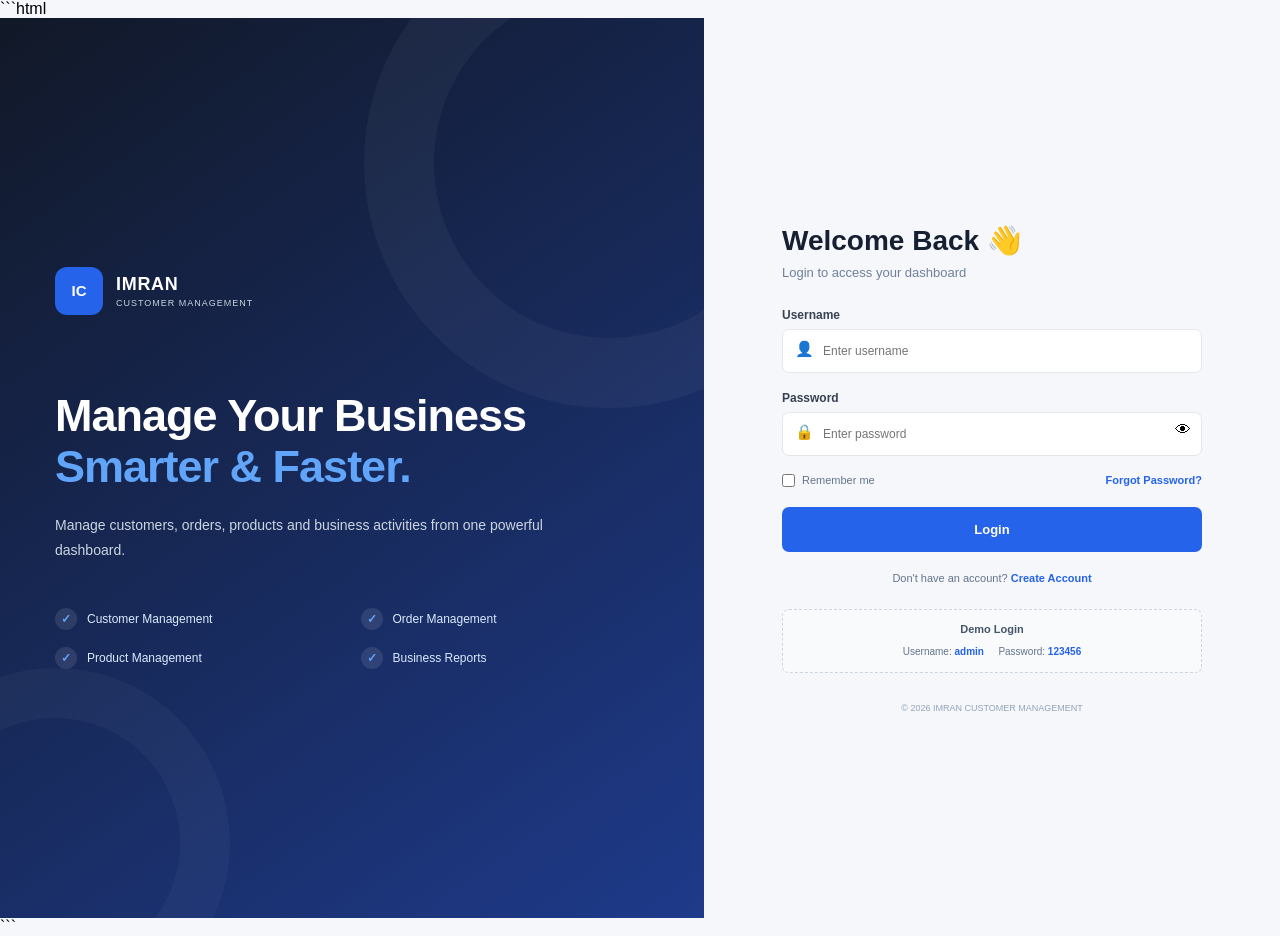
<file: index.html>
<!DOCTYPE html>
<html lang="en">
<head>
    <meta charset="UTF-8">
    <meta name="viewport" content="width=device-width, initial-scale=1.0">

    <title>IMRAN CUSTOMER MANAGEMENT</title>

    <link rel="stylesheet" href="style.css">
</head>

<body>

    <!-- ================= SIDEBAR ================= -->

    <aside class="sidebar" id="sidebar">

        <div class="logo">
            <div class="logo-icon">IC</div>

            <div>
                <h2>IMRAN</h2>
                <span>CUSTOMER MANAGEMENT</span>
            </div>
        </div>


        <div class="menu-section">

            <p class="menu-title">MAIN MENU</p>

            <a href="#" class="menu-item active" data-page="dashboard">
                <span class="menu-icon">▦</span>
                <span>Dashboard</span>
            </a>

            <a href="#" class="menu-item" data-page="orders">
                <span class="menu-icon">🛒</span>
                <span>Orders</span>
                <span class="menu-badge">12</span>
            </a>

            <a href="#" class="menu-item" data-page="customers">
                <span class="menu-icon">👥</span>
                <span>Customers</span>
            </a>

            <a href="#" class="menu-item" data-page="products">
                <span class="menu-icon">📦</span>
                <span>Products</span>
            </a>

        </div>


        <div class="menu-section">

            <p class="menu-title">MANAGEMENT</p>

            <a href="#" class="menu-item" data-page="delivery">
                <span class="menu-icon">🚚</span>
                <span>Delivery</span>
            </a>

            <a href="#" class="menu-item" data-page="reports">
                <span class="menu-icon">📊</span>
                <span>Reports</span>
            </a>

        </div>


        <div class="menu-section">

            <p class="menu-title">SYSTEM</p>

            <a href="#" class="menu-item" data-page="settings">
                <span class="menu-icon">⚙</span>
                <span>Settings</span>
            </a>

        </div>


        <div class="sidebar-bottom">

            <!-- ================= LOGOUT ================= -->
            <div class="logout-section">
                <button type="button" class="logout-btn" id="logoutBtn" onclick="logout()">
                    <span class="logout-icon">🚪</span>
                    <span>Logout</span>
                </button>
            </div>

            <div class="help-box">
                <div class="help-icon">?</div>

                <div>
                    <strong>Need Help?</strong>
                    <small>Contact Administrator</small>
                </div>
            </div>

        </div>

    </aside>


    <!-- ================= MAIN AREA ================= -->

    <main class="main">


        <!-- TOP NAVBAR -->

        <header class="topbar">

            <div class="top-left">

                <button class="mobile-menu" id="mobileMenu">
                    ☰
                </button>

                <div class="search-box">

                    <span>⌕</span>

                    <input
                        type="text"
                        id="globalSearch"
                        placeholder="Search anything..."
                    >

                </div>

            </div>


            <div class="top-right">

                <button class="notification-btn">
                    🔔
                    <span class="notification-dot"></span>
                </button>


                <div class="admin-profile">

                    <div class="admin-avatar">
                        I
                    </div>

                    <div class="admin-info">
                        <strong id="loggedUsername">Imran</strong>
                        <small>Administrator</small>
                    </div>

                    <span class="profile-arrow">⌄</span>

                </div>

            </div>

        </header>


        <!-- ================= CONTENT ================= -->

        <section class="content" id="content">


            <!-- ================= DASHBOARD ================= -->

            <div class="page active-page" id="dashboard">

                <div class="page-header">

                    <div>
                        <h1>Dashboard</h1>

                        <p>
                            Welcome back, <span id="welcomeUsername">Imran</span>! Here's what's happening today.
                        </p>
                    </div>

                    <button class="primary-btn" id="createOrderBtn">
                        <span>＋</span>
                        Create Order
                    </button>

                </div>


                <!-- STAT CARDS -->

                <div class="stats-grid">


                    <div class="stat-card">

                        <div class="stat-top">

                            <div>
                                <p>Total Orders</p>

                                <h2>1,248</h2>
                            </div>

                            <div class="stat-icon blue">
                                🛒
                            </div>

                        </div>

                        <div class="stat-footer positive">
                            ↑ 12.5% <span>vs last month</span>
                        </div>

                    </div>


                    <div class="stat-card">

                        <div class="stat-top">

                            <div>
                                <p>Total Customers</p>

                                <h2>856</h2>
                            </div>

                            <div class="stat-icon purple">
                                👥
                            </div>

                        </div>

                        <div class="stat-footer positive">
                            ↑ 8.4% <span>vs last month</span>
                        </div>

                    </div>


                    <div class="stat-card">

                        <div class="stat-top">

                            <div>
                                <p>Total Products</p>

                                <h2>324</h2>
                            </div>

                            <div class="stat-icon orange">
                                📦
                            </div>

                        </div>

                        <div class="stat-footer positive">
                            ↑ 4.7% <span>vs last month</span>
                        </div>

                    </div>


                    <div class="stat-card">

                        <div class="stat-top">

                            <div>
                                <p>Total Revenue</p>

                                <h2>৳ 8.42L</h2>
                            </div>

                            <div class="stat-icon green">
                                ৳
                            </div>

                        </div>

                        <div class="stat-footer positive">
                            ↑ 21.4% <span>vs last month</span>
                        </div>

                    </div>

                </div>


                <!-- DASHBOARD GRID -->

                <div class="dashboard-grid">


                    <!-- SALES CHART -->

                    <div class="panel chart-panel">

                        <div class="panel-header">

                            <div>
                                <h3>Sales Overview</h3>
                                <p>Monthly sales performance</p>
                            </div>

                            <select id="chartFilter">

                                <option>Last 7 Months</option>
                                <option>Last 6 Months</option>
                                <option>Last 3 Months</option>

                            </select>

                        </div>


                        <div class="chart">

                            <div class="chart-y">

                                <span>৳80k</span>
                                <span>৳60k</span>
                                <span>৳40k</span>
                                <span>৳20k</span>
                                <span>৳0</span>

                            </div>


                            <div class="chart-area">

                                <div class="grid-line one"></div>
                                <div class="grid-line two"></div>
                                <div class="grid-line three"></div>
                                <div class="grid-line four"></div>


                                <svg
                                    class="sales-line"
                                    viewBox="0 0 700 230"
                                    preserveAspectRatio="none"
                                >

                                    <defs>

                                        <linearGradient
                                            id="areaGradient"
                                            x1="0"
                                            y1="0"
                                            x2="0"
                                            y2="1"
                                        >

                                            <stop
                                                offset="0%"
                                                stop-opacity=".25"
                                            />

                                            <stop
                                                offset="100%"
                                                stop-opacity="0"
                                            />

                                        </linearGradient>

                                    </defs>


                                    <path
                                        class="area-path"
                                        d="M0,165
                                           C50,145 70,155 110,120
                                           C155,85 180,125 220,110
                                           C265,95 285,65 330,80
                                           C380,95 400,45 450,60
                                           C500,75 520,30 560,45
                                           C610,60 640,20 700,35
                                           L700,230 L0,230 Z"
                                    />


                                    <path
                                        class="line-path"
                                        d="M0,165
                                           C50,145 70,155 110,120
                                           C155,85 180,125 220,110
                                           C265,95 285,65 330,80
                                           C380,95 400,45 450,60
                                           C500,75 520,30 560,45
                                           C610,60 640,20 700,35"
                                    />

                                </svg>


                                <div class="chart-x">

                                    <span>Feb</span>
                                    <span>Mar</span>
                                    <span>Apr</span>
                                    <span>May</span>
                                    <span>Jun</span>
                                    <span>Jul</span>
                                    <span>Aug</span>

                                </div>

                            </div>

                        </div>

                    </div>


                    <!-- ORDER STATUS -->

                    <div class="panel">

                        <div class="panel-header">

                            <div>
                                <h3>Order Status</h3>
                                <p>Current order breakdown</p>
                            </div>

                            <button class="more-btn">
                                ⋮
                            </button>

                        </div>


                        <div class="donut-wrapper">

                            <div class="donut">

                                <div class="donut-center">
                                    <strong>1,248</strong>
                                    <span>Orders</span>
                                </div>

                            </div>


                            <div class="status-list">

                                <div>
                                    <span>
                                        <i class="dot pending"></i>
                                        Pending
                                    </span>

                                    <strong>184</strong>
                                </div>

                                <div>
                                    <span>
                                        <i class="dot confirmed"></i>
                                        Confirmed
                                    </span>

                                    <strong>141</strong>
                                </div>

                                <div>
                                    <span>
                                        <i class="dot delivered"></i>
                                        Delivered
                                    </span>

                                    <strong>923</strong>
                                </div>

                            </div>

                        </div>

                    </div>

                </div>


                <!-- RECENT ORDERS -->

                <div class="panel orders-panel">

                    <div class="panel-header">

                        <div>
                            <h3>Recent Orders</h3>
                            <p>Latest customer orders</p>
                        </div>

                        <button
                            class="text-btn"
                            data-page-link="orders"
                        >
                            View All →
                        </button>

                    </div>


                    <div class="table-container">

                        <table>

                            <thead>

                                <tr>

                                    <th>Order ID</th>
                                    <th>Customer</th>
                                    <th>Product</th>
                                    <th>Amount</th>
                                    <th>Status</th>
                                    <th>Date</th>
                                    <th>Action</th>

                                </tr>

                            </thead>


                            <tbody id="dashboardOrders">

                                <tr>

                                    <td>
                                        <strong class="order-id">
                                            #ORD-10245
                                        </strong>
                                    </td>

                                    <td>

                                        <div class="customer">

                                            <div class="customer-avatar">
                                                R
                                            </div>

                                            <span>Rahim Ahmed</span>

                                        </div>

                                    </td>

                                    <td>Premium Horse Milk</td>

                                    <td>৳ 2,450</td>

                                    <td>
                                        <span class="status pending-status">
                                            Pending
                                        </span>
                                    </td>

                                    <td>30 Aug 2026</td>

                                    <td>
                                        <button class="action-btn">
                                            ⋮
                                        </button>
                                    </td>

                                </tr>


                                <tr>

                                    <td>
                                        <strong class="order-id">
                                            #ORD-10244
                                        </strong>
                                    </td>

                                    <td>

                                        <div class="customer">

                                            <div class="customer-avatar purple-avatar">
                                                S
                                            </div>

                                            <span>Shakil Khan</span>

                                        </div>

                                    </td>

                                    <td>Organic Honey</td>

                                    <td>৳ 1,850</td>

                                    <td>
                                        <span class="status confirmed-status">
                                            Confirmed
                                        </span>
                                    </td>

                                    <td>30 Aug 2026</td>

                                    <td>
                                        <button class="action-btn">
                                            ⋮
                                        </button>
                                    </td>

                                </tr>


                                <tr>

                                    <td>
                                        <strong class="order-id">
                                            #ORD-10243
                                        </strong>
                                    </td>

                                    <td>

                                        <div class="customer">

                                            <div class="customer-avatar green-avatar">
                                                M
                                            </div>

                                            <span>Mehedi Hasan</span>

                                        </div>

                                    </td>

                                    <td>Herbal Oil</td>

                                    <td>৳ 1,250</td>

                                    <td>
                                        <span class="status delivered-status">
                                            Delivered
                                        </span>
                                    </td>

                                    <td>29 Aug 2026</td>

                                    <td>
                                        <button class="action-btn">
                                            ⋮
                                        </button>
                                    </td>

                                </tr>


                                <tr>

                                    <td>
                                        <strong class="order-id">
                                            #ORD-10242
                                        </strong>
                                    </td>

                                    <td>

                                        <div class="customer">

                                            <div class="customer-avatar orange-avatar">
                                                N
                                            </div>

                                            <span>Nusrat Jahan</span>

                                        </div>

                                    </td>

                                    <td>Beauty Combo</td>

                                    <td>৳ 3,200</td>

                                    <td>
                                        <span class="status cancelled-status">
                                            Cancelled
                                        </span>
                                    </td>

                                    <td>29 Aug 2026</td>

                                    <td>
                                        <button class="action-btn">
                                            ⋮
                                        </button>
                                    </td>

                                </tr>

                            </tbody>

                        </table>

                    </div>

                </div>

            </div>


            <!-- ================= ORDERS PAGE ================= -->

            <div class="page" id="orders">

                <div class="page-header">

                    <div>
                        <h1>Orders</h1>

                        <p>
                            Manage all customer orders
                        </p>
                    </div>

                    <button class="primary-btn" id="ordersCreateBtn">
                        ＋ Create Order
                    </button>

                </div>


                <div class="panel">

                    <div class="orders-toolbar">

                        <div class="tabs">

                            <button class="tab active">
                                All Orders
                            </button>

                            <button class="tab">
                                Pending
                            </button>

                            <button class="tab">
                                Confirmed
                            </button>

                            <button class="tab">
                                Delivered
                            </button>

                            <button class="tab">
                                Cancelled
                            </button>

                        </div>


                        <div class="filter-area">

                            <select>
                                <option>All Status</option>
                                <option>Pending</option>
                                <option>Confirmed</option>
                                <option>Delivered</option>
                                <option>Cancelled</option>
                            </select>

                            <input type="date">

                        </div>

                    </div>


                    <div class="table-container">

                        <table>

                            <thead>

                                <tr>

                                    <th>Order ID</th>
                                    <th>Customer</th>
                                    <th>Phone</th>
                                    <th>Product</th>
                                    <th>Amount</th>
                                    <th>Payment</th>
                                    <th>Status</th>
                                    <th>Date</th>

                                </tr>

                            </thead>


                            <tbody id="ordersTable">

                                <tr>
                                    <td class="order-id">#ORD-10245</td>
                                    <td>Rahim Ahmed</td>
                                    <td>017XXXXXXXX</td>
                                    <td>Premium Horse Milk</td>
                                    <td>৳ 2,450</td>
                                    <td>COD</td>
                                    <td>
                                        <span class="status pending-status">
                                            Pending
                                        </span>
                                    </td>
                                    <td>30 Aug 2026</td>
                                </tr>


                                <tr>
                                    <td class="order-id">#ORD-10244</td>
                                    <td>Shakil Khan</td>
                                    <td>018XXXXXXXX</td>
                                    <td>Organic Honey</td>
                                    <td>৳ 1,850</td>
                                    <td>COD</td>
                                    <td>
                                        <span class="status confirmed-status">
                                            Confirmed
                                        </span>
                                    </td>
                                    <td>30 Aug 2026</td>
                                </tr>


                                <tr>
                                    <td class="order-id">#ORD-10243</td>
                                    <td>Mehedi Hasan</td>
                                    <td>019XXXXXXXX</td>
                                    <td>Herbal Oil</td>
                                    <td>৳ 1,250</td>
                                    <td>Paid</td>
                                    <td>
                                        <span class="status delivered-status">
                                            Delivered
                                        </span>
                                    </td>
                                    <td>29 Aug 2026</td>
                                </tr>


                                <tr>
                                    <td class="order-id">#ORD-10242</td>
                                    <td>Nusrat Jahan</td>
                                    <td>016XXXXXXXX</td>
                                    <td>Beauty Combo</td>
                                    <td>৳ 3,200</td>
                                    <td>COD</td>
                                    <td>
                                        <span class="status cancelled-status">
                                            Cancelled
                                        </span>
                                    </td>
                                    <td>29 Aug 2026</td>
                                </tr>

                            </tbody>

                        </table>

                    </div>

                </div>

            </div>


            <!-- ================= CUSTOMERS ================= -->

            <div class="page" id="customers">

                <div class="page-header">

                    <div>
                        <h1>Customers</h1>

                        <p>
                            Manage your customer database
                        </p>
                    </div>

                    <button class="primary-btn" id="addCustomerBtn">
                        ＋ Add Customer
                    </button>

                </div>


                <div class="customer-cards">

                    <div class="customer-stat">
                        <span>Total Customers</span>
                        <strong>856</strong>
                    </div>

                    <div class="customer-stat">
                        <span>New This Month</span>
                        <strong>124</strong>
                    </div>

                    <div class="customer-stat">
                        <span>Active Customers</span>
                        <strong>731</strong>
                    </div>

                </div>


                <div class="panel">

                    <div class="panel-header">

                        <div>
                            <h3>Customer List</h3>
                            <p>All registered customers</p>
                        </div>

                    </div>


                    <div class="table-container">

                        <table>

                            <thead>

                                <tr>
                                    <th>Customer</th>
                                    <th>Phone</th>
                                    <th>Email</th>
                                    <th>Total Orders</th>
                                    <th>Total Spent</th>
                                    <th>Status</th>
                                </tr>

                            </thead>


                            <tbody>

                                <tr>

                                    <td>
                                        <div class="customer">

                                            <div class="customer-avatar">
                                                R
                                            </div>

                                            <span>Rahim Ahmed</span>

                                        </div>
                                    </td>

                                    <td>017XXXXXXXX</td>
                                    <td>rahim@example.com</td>
                                    <td>24</td>
                                    <td>৳ 45,800</td>

                                    <td>
                                        <span class="status delivered-status">
                                            Active
                                        </span>
                                    </td>

                                </tr>


                                <tr>

                                    <td>
                                        <div class="customer">

                                            <div class="customer-avatar purple-avatar">
                                                S
                                            </div>

                                            <span>Shakil Khan</span>

                                        </div>
                                    </td>

                                    <td>018XXXXXXXX</td>
                                    <td>shakil@example.com</td>
                                    <td>17</td>
                                    <td>৳ 31,250</td>

                                    <td>
                                        <span class="status delivered-status">
                                            Active
                                        </span>
                                    </td>

                                </tr>


                                <tr>

                                    <td>
                                        <div class="customer">

                                            <div class="customer-avatar green-avatar">
                                                M
                                            </div>

                                            <span>Mehedi Hasan</span>

                                        </div>
                                    </td>

                                    <td>019XXXXXXXX</td>
                                    <td>mehedi@example.com</td>
                                    <td>12</td>
                                    <td>৳ 19,400</td>

                                    <td>
                                        <span class="status delivered-status">
                                            Active
                                        </span>
                                    </td>

                                </tr>

                            </tbody>

                        </table>

                    </div>

                </div>

            </div>


            <!-- ================= PRODUCTS ================= -->

            <div class="page" id="products">

                <div class="page-header">

                    <div>
                        <h1>Products</h1>

                        <p>
                            Manage products and inventory
                        </p>
                    </div>

                    <button class="primary-btn" id="addProductBtn">
                        ＋ Add Product
                    </button>

                </div>


                <div class="product-grid">

                    <div class="product-card">

                        <div class="product-image">
                            🥛
                        </div>

                        <div class="product-info">

                            <span class="product-category">
                                Dairy
                            </span>

                            <h3>Premium Horse Milk</h3>

                            <p>
                                Premium quality milk
                            </p>

                            <div class="product-bottom">

                                <strong>৳ 2,450</strong>

                                <span class="stock">
                                    Stock: 48
                                </span>

                            </div>

                        </div>

                    </div>


                    <div class="product-card">

                        <div class="product-image">
                            🍯
                        </div>

                        <div class="product-info">

                            <span class="product-category">
                                Food
                            </span>

                            <h3>Organic Honey</h3>

                            <p>
                                100% natural honey
                            </p>

                            <div class="product-bottom">

                                <strong>৳ 1,850</strong>

                                <span class="stock">
                                    Stock: 72
                                </span>

                            </div>

                        </div>

                    </div>


                    <div class="product-card">

                        <div class="product-image">
                            🌿
                        </div>

                        <div class="product-info">

                            <span class="product-category">
                                Herbal
                            </span>

                            <h3>Herbal Oil</h3>

                            <p>
                                Natural herbal oil
                            </p>

                            <div class="product-bottom">

                                <strong>৳ 1,250</strong>

                                <span class="stock">
                                    Stock: 35
                                </span>

                            </div>

                        </div>

                    </div>


                    <div class="product-card">

                        <div class="product-image">
                            🧴
                        </div>

                        <div class="product-info">

                            <span class="product-category">
                                Beauty
                            </span>

                            <h3>Beauty Combo</h3>

                            <p>
                                Premium beauty package
                            </p>

                            <div class="product-bottom">

                                <strong>৳ 3,200</strong>

                                <span class="stock low-stock">
                                    Stock: 8
                                </span>

                            </div>

                        </div>

                    </div>

                </div>

            </div>


            <!-- ================= DELIVERY ================= -->

            <div class="page" id="delivery">

                <div class="page-header">

                    <div>
                        <h1>Delivery</h1>

                        <p>
                            Track and manage deliveries
                        </p>
                    </div>

                </div>


                <div class="delivery-grid">

                    <div class="delivery-card">
                        <span>🚚</span>
                        <small>Out for Delivery</small>
                        <strong>126</strong>
                    </div>

                    <div class="delivery-card">
                        <span>📦</span>
                        <small>Delivered</small>
                        <strong>923</strong>
                    </div>

                    <div class="delivery-card">
                        <span>↩️</span>
                        <small>Returned</small>
                        <strong>32</strong>
                    </div>

                </div>

            </div>


            <!-- ================= REPORTS ================= -->

            <div class="page" id="reports">

                <div class="page-header">

                    <div>
                        <h1>Reports</h1>

                        <p>
                            Analyze your business performance
                        </p>
                    </div>

                    <button class="primary-btn">
                        ↓ Export Report
                    </button>

                </div>


                <div class="report-grid">

                    <div class="report-card">
                        <span>Monthly Revenue</span>
                        <strong>৳ 8.42L</strong>
                        <small>↑ 21.4%</small>
                    </div>

                    <div class="report-card">
                        <span>Average Order Value</span>
                        <strong>৳ 2,680</strong>
                        <small>↑ 7.2%</small>
                    </div>

                    <div class="report-card">
                        <span>Conversion Rate</span>
                        <strong>4.82%</strong>
                        <small>↑ 1.3%</small>
                    </div>

                </div>

            </div>


            <!-- ================= SETTINGS ================= -->

            <div class="page" id="settings">

                <div class="page-header">

                    <div>
                        <h1>Settings</h1>

                        <p>
                            Manage system settings
                        </p>
                    </div>

                </div>


                <div class="settings-panel">

                    <div class="setting-row">

                        <div>
                            <strong>Company Name</strong>
                            <small>
                                Your business display name
                            </small>
                        </div>

                        <input
                            type="text"
                            value="IMRAN CUSTOMER MANAGEMENT"
                        >

                    </div>


                    <div class="setting-row">

                        <div>
                            <strong>Admin Name</strong>
                            <small>
                                Main administrator
                            </small>
                        </div>

                        <input
                            type="text"
                            value="Imran"
                        >

                    </div>


                    <div class="setting-row">

                        <div>
                            <strong>Email Notifications</strong>
                            <small>
                                Receive order notifications
                            </small>
                        </div>

                        <label class="switch">
                            <input type="checkbox" checked>
                            <span></span>
                        </label>

                    </div>


                    <button class="primary-btn">
                        Save Changes
                    </button>

                </div>

            </div>

        </section>

    </main>


    <!-- ================= CREATE ORDER MODAL ================= -->

    <div class="modal-overlay" id="orderModal">

        <div class="modal">

            <div class="modal-header">

                <div>
                    <h2>Create New Order</h2>
                    <p>Enter customer and order information</p>
                </div>

                <button class="modal-close" id="closeOrderModal">
                    ×
                </button>

            </div>


            <form id="orderForm">

                <div class="form-grid">

                    <div class="form-group">

                        <label>Customer Name</label>

                        <input
                            type="text"
                            id="customerName"
                            placeholder="Enter customer name"
                            required
                        >

                    </div>


                    <div class="form-group">

                        <label>Phone Number</label>

                        <input
                            type="text"
                            placeholder="01XXXXXXXXX"
                            required
                        >

                    </div>


                    <div class="form-group">

                        <label>Product</label>

                        <select required>

                            <option value="">
                                Select Product
                            </option>

                            <option>
                                Premium Horse Milk
                            </option>

                            <option>
                                Organic Honey
                            </option>

                            <option>
                                Herbal Oil
                            </option>

                            <option>
                                Beauty Combo
                            </option>

                        </select>

                    </div>


                    <div class="form-group">

                        <label>Amount</label>

                        <input
                            type="number"
                            placeholder="৳ Amount"
                            required
                        >

                    </div>

                </div>


                <div class="form-group">

                    <label>Delivery Address</label>

                    <textarea
                        rows="3"
                        placeholder="Enter full delivery address"
                        required
                    ></textarea>

                </div>


                <div class="form-group">

                    <label>Payment Method</label>

                    <select>

                        <option>Cash on Delivery</option>
                        <option>Online Payment</option>

                    </select>

                </div>


                <div class="modal-footer">

                    <button
                        type="button"
                        class="secondary-btn"
                        id="cancelOrder"
                    >
                        Cancel
                    </button>

                    <button
                        type="submit"
                        class="primary-btn"
                    >
                        Create Order
                    </button>

                </div>

            </form>

        </div>

    </div>


    <script src="app.js"></script>

<style>
/* Logout button */
.logout-section{margin-bottom:14px;}
.logout-btn{width:100%;display:flex;align-items:center;gap:10px;border:0;background:transparent;color:inherit;padding:11px 14px;border-radius:8px;cursor:pointer;font:inherit;text-align:left;transition:.2s;}
.logout-btn:hover{background:rgba(220,38,38,.10);color:#dc2626;}
.logout-icon{font-size:16px;}
</style>

</body>
</html>
</file>
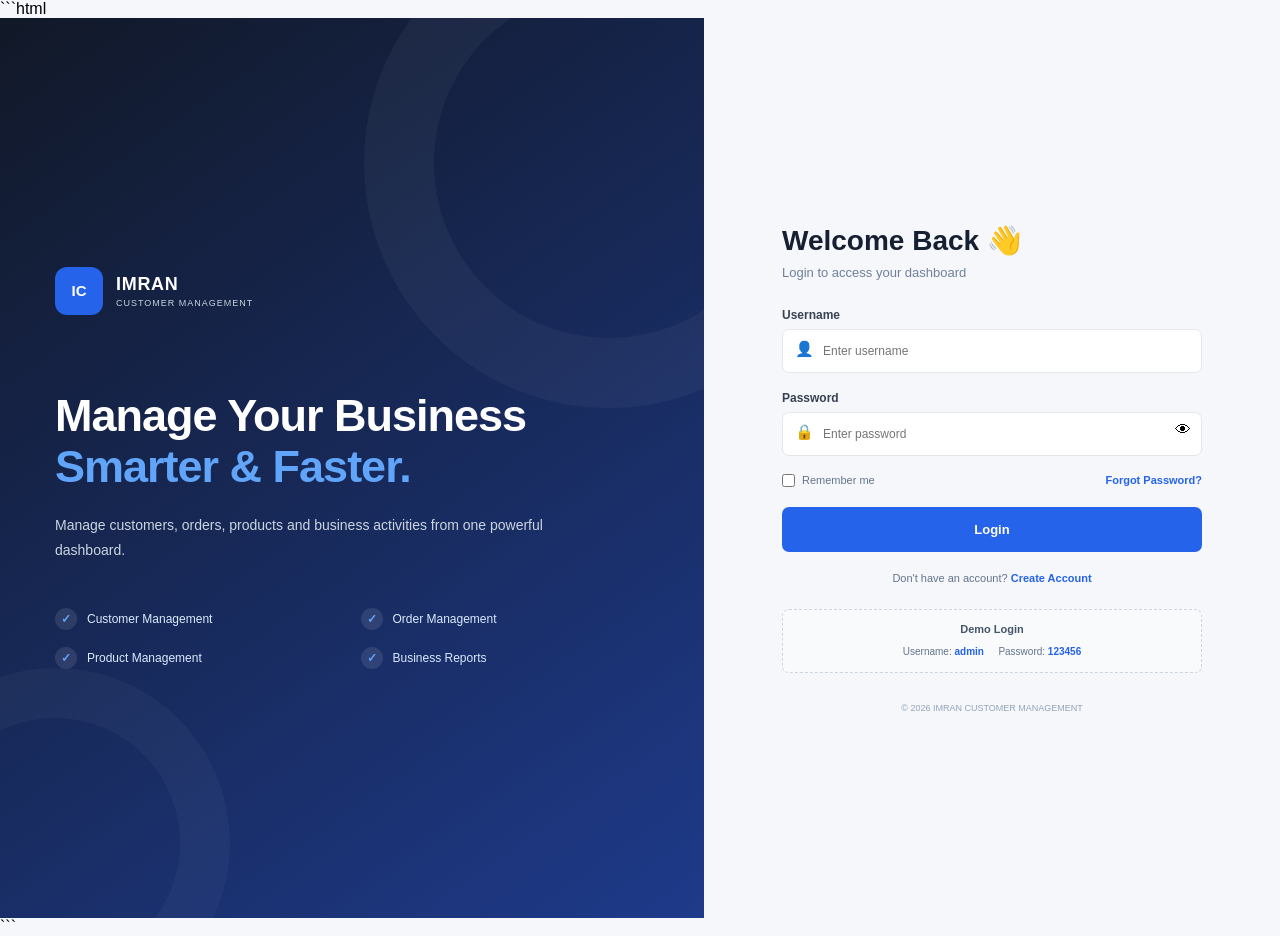
<file: login.html>
```html
<!DOCTYPE html>
<html lang="en">
<head>

    <meta charset="UTF-8">

    <meta name="viewport"
          content="width=device-width, initial-scale=1.0">

    <title>Login - IMRAN CUSTOMER MANAGEMENT</title>

    <link rel="stylesheet" href="login.css">

</head>

<body>


<div class="login-container">


    <!-- LEFT SIDE -->

    <div class="login-left">

        <div class="brand">

            <div class="brand-icon">
                IC
            </div>

            <div>
                <h2>IMRAN</h2>

                <span>
                    CUSTOMER MANAGEMENT
                </span>
            </div>

        </div>


        <div class="welcome">

            <h1>
                Manage Your Business
                <br>
                <span>Smarter & Faster.</span>
            </h1>

            <p>
                Manage customers, orders, products
                and business activities from one
                powerful dashboard.
            </p>

        </div>


        <div class="features">

            <div>
                <span>✓</span>
                Customer Management
            </div>

            <div>
                <span>✓</span>
                Order Management
            </div>

            <div>
                <span>✓</span>
                Product Management
            </div>

            <div>
                <span>✓</span>
                Business Reports
            </div>

        </div>

    </div>



    <!-- RIGHT SIDE -->

    <div class="login-right">

        <div class="login-box">


            <div class="mobile-logo">

                <div class="brand-icon">
                    IC
                </div>

                <h2>
                    IMRAN CUSTOMER MANAGEMENT
                </h2>

            </div>


            <div class="login-title">

                <h1>
                    Welcome Back 👋
                </h1>

                <p>
                    Login to access your dashboard
                </p>

            </div>


            <!-- ERROR MESSAGE -->

            <div
                class="error-message"
                id="errorMessage">

                Invalid username or password.

            </div>


            <!-- LOGIN FORM -->

            <form id="loginForm">


                <!-- USERNAME -->

                <div class="form-group">

                    <label>
                        Username
                    </label>

                    <div class="input-box">

                        <span>👤</span>

                        <input
                            type="text"
                            id="username"
                            placeholder="Enter username"
                            autocomplete="username"
                            required
                        >

                    </div>

                </div>



                <!-- PASSWORD -->

                <div class="form-group">

                    <label>
                        Password
                    </label>

                    <div class="input-box">

                        <span>🔒</span>

                        <input
                            type="password"
                            id="password"
                            placeholder="Enter password"
                            autocomplete="current-password"
                            required
                        >

                        <button
                            type="button"
                            class="show-password"
                            id="showPassword">

                            👁

                        </button>

                    </div>

                </div>



                <!-- LOGIN OPTIONS -->

                <div class="login-options">

                    <label class="remember">

                        <input
                            type="checkbox"
                            id="remember"
                        >

                        <span>
                            Remember me
                        </span>

                    </label>


                    <a
                        href="#"
                        id="forgotPassword">

                        Forgot Password?

                    </a>

                </div>



                <!-- LOGIN BUTTON -->

                <button
                    type="submit"
                    class="login-btn"
                    id="loginBtn">

                    <span id="loginBtnText">
                        Login
                    </span>

                    <span
                        id="loginLoader"
                        class="loader">

                    </span>

                </button>


            </form>



            <!-- CREATE ACCOUNT -->

            <div class="create-account">

                Don't have an account?

                <a href="register.html">
                    Create Account
                </a>

            </div>



            <!-- DEMO LOGIN -->

            <div class="demo-info">

                <strong>
                    Demo Login
                </strong>

                <p>
                    Username:
                    <b>admin</b>
                </p>

                <p>
                    Password:
                    <b>123456</b>
                </p>

            </div>



            <!-- COPYRIGHT -->

            <div class="copyright">

                © 2026 IMRAN CUSTOMER MANAGEMENT

            </div>


        </div>

    </div>

</div>



<script>

/* =====================================================
   LOGIN SYSTEM
===================================================== */


/* Get Elements */

const loginForm =
    document.getElementById(
        "loginForm"
    );


const usernameInput =
    document.getElementById(
        "username"
    );


const passwordInput =
    document.getElementById(
        "password"
    );


const errorMessage =
    document.getElementById(
        "errorMessage"
    );


const loginBtn =
    document.getElementById(
        "loginBtn"
    );


const loginBtnText =
    document.getElementById(
        "loginBtnText"
    );


const loginLoader =
    document.getElementById(
        "loginLoader"
    );


const remember =
    document.getElementById(
        "remember"
    );



/* =====================================================
   CHECK ALREADY LOGGED IN
===================================================== */

if(
    localStorage.getItem(
        "imranLoggedIn"
    ) === "true"
){

    window.location.href =
        "index.html";

}



/* =====================================================
   REMEMBER USERNAME
===================================================== */

const savedUsername =
    localStorage.getItem(
        "imranRememberUsername"
    );


if(savedUsername){

    usernameInput.value =
        savedUsername;

    remember.checked =
        true;

}



/* =====================================================
   LOGIN
===================================================== */

loginForm.addEventListener(
    "submit",
    function(e){

        e.preventDefault();


        const user =
            usernameInput.value
                .trim();


        const pass =
            passwordInput.value;



        /* Hide previous error */

        errorMessage.classList.remove(
            "show"
        );



        /* =================================================
           DEFAULT ADMIN ACCOUNT
        ================================================= */

        if(
            user === "admin" &&
            pass === "123456"
        ){

            loginSuccess(
                "admin"
            );

            return;

        }



        /* =================================================
           GET REGISTERED USERS
        ================================================= */

        let users = [];


        try{

            users =
                JSON.parse(
                    localStorage.getItem(
                        "imranUsers"
                    )
                ) || [];

        }catch(error){

            users = [];

        }



        /* =================================================
           FIND USER
        ================================================= */

        const foundUser =
            users.find(
                function(item){

                    return (

                        item.username
                            .toLowerCase()
                        ===
                        user.toLowerCase()

                    )

                    &&

                    item.password ===
                    pass;

                }
            );



        /* =================================================
           USER FOUND
        ================================================= */

        if(foundUser){

            loginSuccess(
                foundUser.username
            );

        }else{

            /* Login failed */

            errorMessage.textContent =
                "Invalid username or password.";

            errorMessage.classList.add(
                "show"
            );


            passwordInput.value = "";


            passwordInput.focus();

        }

    }
);



/* =====================================================
   LOGIN SUCCESS
===================================================== */

function loginSuccess(
    loggedUsername
){

    /* Disable button */

    loginBtn.disabled =
        true;


    /* Hide Login text */

    loginBtnText.style.display =
        "none";


    /* Show loading */

    loginLoader.style.display =
        "inline-block";



    /* Save Login Status */

    localStorage.setItem(
        "imranLoggedIn",
        "true"
    );


    /* Save Username */

    localStorage.setItem(
        "imranUsername",
        loggedUsername
    );



    /* Remember Me */

    if(
        remember.checked
    ){

        localStorage.setItem(
            "imranRememberUsername",
            loggedUsername
        );

        localStorage.setItem(
            "imranRemember",
            "true"
        );

    }else{

        localStorage.removeItem(
            "imranRememberUsername"
        );

        localStorage.removeItem(
            "imranRemember"
        );

    }



    /* Redirect */

    setTimeout(
        function(){

            window.location.href =
                "index.html";

        },
        700
    );

}



/* =====================================================
   SHOW / HIDE PASSWORD
===================================================== */

const showPassword =
    document.getElementById(
        "showPassword"
    );


showPassword.addEventListener(
    "click",
    function(){

        if(
            passwordInput.type ===
            "password"
        ){

            passwordInput.type =
                "text";


            showPassword.innerText =
                "🙈";

        }else{

            passwordInput.type =
                "password";


            showPassword.innerText =
                "👁";

        }

    }
);



/* =====================================================
   FORGOT PASSWORD
===================================================== */

document
    .getElementById(
        "forgotPassword"
    )
    .addEventListener(
        "click",
        function(e){

            e.preventDefault();


            alert(
                "Password recovery will be connected with the backend in the next step."
            );

        }
    );

</script>


</body>
</html>
```
</file>
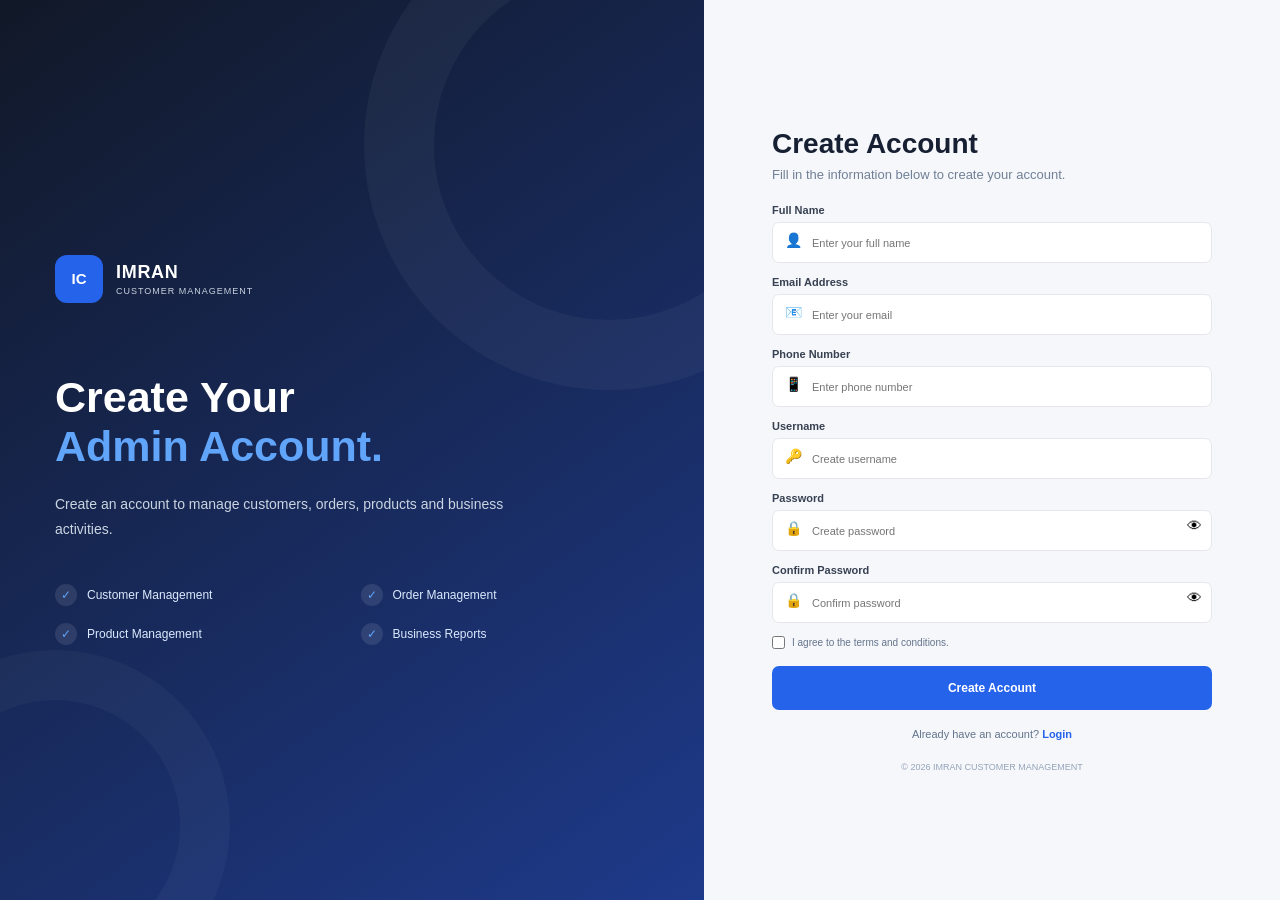
<file: register.html>
<!DOCTYPE html>
<html lang="en">

<head>

    <meta charset="UTF-8">

    <meta name="viewport"
          content="width=device-width, initial-scale=1.0">

    <title>Create Account - IMRAN CUSTOMER MANAGEMENT</title>

    <link rel="stylesheet"
          href="register.css">

</head>

<body>


<div class="register-container">


    <!-- LEFT SIDE -->

    <div class="register-left">

        <div class="brand">

            <div class="brand-icon">
                IC
            </div>

            <div>

                <h2>IMRAN</h2>

                <span>
                    CUSTOMER MANAGEMENT
                </span>

            </div>

        </div>


        <div class="welcome">

            <h1>
                Create Your
                <br>

                <span>Admin Account.</span>
            </h1>

            <p>
                Create an account to manage
                customers, orders, products and
                business activities.
            </p>

        </div>


        <div class="features">

            <div>
                <span>✓</span>
                Customer Management
            </div>

            <div>
                <span>✓</span>
                Order Management
            </div>

            <div>
                <span>✓</span>
                Product Management
            </div>

            <div>
                <span>✓</span>
                Business Reports
            </div>

        </div>

    </div>



    <!-- RIGHT SIDE -->

    <div class="register-right">

        <div class="register-box">


            <div class="mobile-logo">

                <div class="brand-icon">
                    IC
                </div>

                <h2>
                    IMRAN CUSTOMER MANAGEMENT
                </h2>

            </div>


            <div class="register-title">

                <h1>
                    Create Account
                </h1>

                <p>
                    Fill in the information below
                    to create your account.
                </p>

            </div>


            <!-- MESSAGE -->

            <div
                class="message"
                id="message">
            </div>


            <!-- FORM -->

            <form id="registerForm">


                <!-- FULL NAME -->

                <div class="form-group">

                    <label>
                        Full Name
                    </label>

                    <div class="input-box">

                        <span>👤</span>

                        <input
                            type="text"
                            id="fullName"
                            placeholder="Enter your full name"
                            required
                        >

                    </div>

                </div>



                <!-- EMAIL -->

                <div class="form-group">

                    <label>
                        Email Address
                    </label>

                    <div class="input-box">

                        <span>📧</span>

                        <input
                            type="email"
                            id="email"
                            placeholder="Enter your email"
                            required
                        >

                    </div>

                </div>



                <!-- PHONE -->

                <div class="form-group">

                    <label>
                        Phone Number
                    </label>

                    <div class="input-box">

                        <span>📱</span>

                        <input
                            type="tel"
                            id="phone"
                            placeholder="Enter phone number"
                            required
                        >

                    </div>

                </div>



                <!-- USERNAME -->

                <div class="form-group">

                    <label>
                        Username
                    </label>

                    <div class="input-box">

                        <span>🔑</span>

                        <input
                            type="text"
                            id="username"
                            placeholder="Create username"
                            required
                        >

                    </div>

                </div>



                <!-- PASSWORD -->

                <div class="form-group">

                    <label>
                        Password
                    </label>

                    <div class="input-box">

                        <span>🔒</span>

                        <input
                            type="password"
                            id="password"
                            placeholder="Create password"
                            required
                        >

                        <button
                            type="button"
                            class="show-password"
                            id="showPassword">
                            👁
                        </button>

                    </div>

                </div>



                <!-- CONFIRM PASSWORD -->

                <div class="form-group">

                    <label>
                        Confirm Password
                    </label>

                    <div class="input-box">

                        <span>🔒</span>

                        <input
                            type="password"
                            id="confirmPassword"
                            placeholder="Confirm password"
                            required
                        >

                        <button
                            type="button"
                            class="show-password"
                            id="showConfirmPassword">
                            👁
                        </button>

                    </div>

                </div>



                <!-- TERMS -->

                <label class="terms">

                    <input
                        type="checkbox"
                        id="terms"
                        required
                    >

                    <span>
                        I agree to the terms and
                        conditions.
                    </span>

                </label>



                <!-- CREATE BUTTON -->

                <button
                    type="submit"
                    class="register-btn"
                    id="registerBtn">

                    <span id="registerBtnText">
                        Create Account
                    </span>

                    <span
                        id="registerLoader"
                        class="loader">
                    </span>

                </button>


            </form>



            <!-- LOGIN LINK -->

            <div class="login-link">

                Already have an account?

                <a href="login.html">
                    Login
                </a>

            </div>



            <div class="copyright">

                © 2026 IMRAN CUSTOMER MANAGEMENT

            </div>


        </div>

    </div>

</div>



<script>

/* =====================================================
   REGISTER SYSTEM
===================================================== */


const registerForm =
    document.getElementById(
        "registerForm"
    );


const message =
    document.getElementById(
        "message"
    );


const registerBtn =
    document.getElementById(
        "registerBtn"
    );


const registerBtnText =
    document.getElementById(
        "registerBtnText"
    );


const registerLoader =
    document.getElementById(
        "registerLoader"
    );



/* =====================================================
   CREATE ACCOUNT
===================================================== */

registerForm.addEventListener(
    "submit",
    function(e){

        e.preventDefault();


        const fullName =
            document.getElementById(
                "fullName"
            ).value.trim();


        const email =
            document.getElementById(
                "email"
            ).value.trim();


        const phone =
            document.getElementById(
                "phone"
            ).value.trim();


        const username =
            document.getElementById(
                "username"
            ).value.trim();


        const password =
            document.getElementById(
                "password"
            ).value;


        const confirmPassword =
            document.getElementById(
                "confirmPassword"
            ).value;



        /* Password length */

        if(password.length < 6){

            showMessage(
                "Password must be at least 6 characters.",
                "error"
            );

            return;

        }



        /* Password match */

        if(password !== confirmPassword){

            showMessage(
                "Passwords do not match.",
                "error"
            );

            return;

        }



        /* Get existing users */

        let users =
            JSON.parse(
                localStorage.getItem(
                    "imranUsers"
                )
            ) || [];



        /* Check username */

        const usernameExists =
            users.some(
                function(user){

                    return user.username
                        .toLowerCase()
                        === username.toLowerCase();

                }
            );


        if(usernameExists){

            showMessage(
                "This username already exists.",
                "error"
            );

            return;

        }



        /* Check email */

        const emailExists =
            users.some(
                function(user){

                    return user.email
                        .toLowerCase()
                        === email.toLowerCase();

                }
            );


        if(emailExists){

            showMessage(
                "This email is already registered.",
                "error"
            );

            return;

        }



        /* Create user */

        const newUser = {

            id:
                Date.now(),

            fullName:
                fullName,

            email:
                email,

            phone:
                phone,

            username:
                username,

            password:
                password,

            createdAt:
                new Date().toISOString()

        };



        users.push(newUser);



        /* Save users */

        localStorage.setItem(
            "imranUsers",
            JSON.stringify(users)
        );



        /* Loading */

        registerBtn.disabled =
            true;

        registerBtnText.style.display =
            "none";

        registerLoader.style.display =
            "inline-block";



        /* Success */

        setTimeout(
            function(){

                showMessage(
                    "Account created successfully! Redirecting to login...",
                    "success"
                );


                setTimeout(
                    function(){

                        window.location.href =
                            "login.html";

                    },
                    1000
                );

            },
            700
        );

    }
);



/* =====================================================
   MESSAGE
===================================================== */

function showMessage(
    text,
    type
){

    message.textContent =
        text;

    message.className =
        "message " + type;

}



/* =====================================================
   SHOW PASSWORD
===================================================== */

document
    .getElementById(
        "showPassword"
    )
    .addEventListener(
        "click",
        function(){

            const password =
                document.getElementById(
                    "password"
                );


            if(
                password.type ===
                "password"
            ){

                password.type =
                    "text";

                this.innerText =
                    "🙈";

            }else{

                password.type =
                    "password";

                this.innerText =
                    "👁";

            }

        }
    );



/* =====================================================
   SHOW CONFIRM PASSWORD
===================================================== */

document
    .getElementById(
        "showConfirmPassword"
    )
    .addEventListener(
        "click",
        function(){

            const password =
                document.getElementById(
                    "confirmPassword"
                );


            if(
                password.type ===
                "password"
            ){

                password.type =
                    "text";

                this.innerText =
                    "🙈";

            }else{

                password.type =
                    "password";

                this.innerText =
                    "👁";

            }

        }
    );

</script>

</body>
</html>
</file>
<file: style.css>
/* =====================================================
   IMRAN CUSTOMER MANAGEMENT
   MAIN STYLESHEET
===================================================== */

*{
    margin:0;
    padding:0;
    box-sizing:border-box;
}

:root{

    --primary:#2563eb;
    --primary-dark:#1d4ed8;

    --sidebar:#111827;
    --sidebar-hover:#1e293b;

    --bg:#f5f7fb;
    --white:#ffffff;

    --text:#172033;
    --muted:#718096;

    --border:#e7eaf0;

    --green:#16a34a;
    --orange:#f59e0b;
    --purple:#8b5cf6;
    --red:#ef4444;

}


body{

    font-family:
    Inter,
    Arial,
    Helvetica,
    sans-serif;

    background:var(--bg);

    color:var(--text);

    min-height:100vh;

}


/* =====================================================
   SIDEBAR
===================================================== */

.sidebar{

    width:260px;

    height:100vh;

    position:fixed;

    left:0;
    top:0;

    background:var(--sidebar);

    color:white;

    z-index:1000;

    display:flex;

    flex-direction:column;

    padding:24px 16px;

}


.logo{

    display:flex;

    align-items:center;

    gap:12px;

    padding:4px 10px 28px;

    border-bottom:1px solid
    rgba(255,255,255,.08);

}


.logo-icon{

    width:42px;
    height:42px;

    border-radius:10px;

    background:var(--primary);

    display:flex;

    align-items:center;
    justify-content:center;

    font-weight:800;

    font-size:15px;

}


.logo h2{

    font-size:16px;

    letter-spacing:.5px;

}


.logo span{

    display:block;

    font-size:8px;

    color:#94a3b8;

    margin-top:3px;

    letter-spacing:.8px;

}


.menu-section{

    margin-top:25px;

}


.menu-title{

    color:#64748b;

    font-size:10px;

    font-weight:700;

    letter-spacing:1px;

    padding:0 12px;

    margin-bottom:9px;

}


.menu-item{

    display:flex;

    align-items:center;

    gap:12px;

    padding:12px 13px;

    border-radius:8px;

    color:#cbd5e1;

    text-decoration:none;

    font-size:14px;

    margin-bottom:4px;

    transition:.2s;

}


.menu-item:hover{

    background:var(--sidebar-hover);

    color:white;

}


.menu-item.active{

    background:var(--primary);

    color:white;

}


.menu-icon{

    width:22px;

    text-align:center;

    font-size:17px;

}


.menu-badge{

    margin-left:auto;

    background:#334155;

    color:#cbd5e1;

    font-size:10px;

    padding:3px 7px;

    border-radius:20px;

}


.sidebar-bottom{

    margin-top:auto;

}


.help-box{

    background:#1e293b;

    border-radius:10px;

    padding:13px;

    display:flex;

    align-items:center;

    gap:10px;

}


.help-icon{

    width:30px;
    height:30px;

    background:#334155;

    border-radius:50%;

    display:flex;

    align-items:center;
    justify-content:center;

}


.help-box strong{

    display:block;

    font-size:12px;

}


.help-box small{

    color:#94a3b8;

    font-size:9px;

}


/* =====================================================
   MAIN
===================================================== */

.main{

    margin-left:260px;

    min-height:100vh;

}


/* =====================================================
   TOPBAR
===================================================== */

.topbar{

    height:72px;

    background:white;

    border-bottom:1px solid var(--border);

    display:flex;

    align-items:center;

    justify-content:space-between;

    padding:0 30px;

}


.top-left{

    display:flex;

    align-items:center;

    gap:15px;

}


.search-box{

    position:relative;

    width:330px;

}


.search-box span{

    position:absolute;

    left:14px;

    top:8px;

    font-size:22px;

    color:#94a3b8;

}


.search-box input{

    width:100%;

    height:40px;

    border:1px solid var(--border);

    border-radius:8px;

    outline:none;

    padding:0 15px 0 42px;

    font-size:13px;

}


.search-box input:focus{

    border-color:var(--primary);

}


.top-right{

    display:flex;

    align-items:center;

    gap:22px;

}


.notification-btn{

    position:relative;

    border:none;

    background:none;

    font-size:20px;

    cursor:pointer;

}


.notification-dot{

    width:7px;
    height:7px;

    background:#ef4444;

    border-radius:50%;

    position:absolute;

    right:0;
    top:1px;

    border:1px solid white;

}


.admin-profile{

    display:flex;

    align-items:center;

    gap:10px;

    cursor:pointer;

}


.admin-avatar{

    width:38px;
    height:38px;

    border-radius:50%;

    background:var(--primary);

    color:white;

    display:flex;

    align-items:center;
    justify-content:center;

    font-weight:700;

}


.admin-info strong{

    display:block;

    font-size:13px;

}


.admin-info small{

    display:block;

    font-size:10px;

    color:#94a3b8;

    margin-top:2px;

}


.profile-arrow{

    color:#94a3b8;

}


.mobile-menu{

    display:none;

    border:none;

    background:none;

    font-size:23px;

    cursor:pointer;

}


/* =====================================================
   CONTENT
===================================================== */

.content{

    padding:30px;

}


.page{

    display:none;

}


.page.active-page{

    display:block;

}


.page-header{

    display:flex;

    align-items:center;

    justify-content:space-between;

    margin-bottom:25px;

}


.page-header h1{

    font-size:25px;

    margin-bottom:6px;

}


.page-header p{

    color:var(--muted);

    font-size:13px;

}


.primary-btn{

    border:none;

    background:var(--primary);

    color:white;

    padding:11px 17px;

    border-radius:7px;

    font-size:13px;

    font-weight:600;

    cursor:pointer;

    transition:.2s;

}


.primary-btn:hover{

    background:var(--primary-dark);

    transform:translateY(-1px);

}


.secondary-btn{

    border:1px solid var(--border);

    background:white;

    color:#475569;

    padding:10px 17px;

    border-radius:7px;

    cursor:pointer;

}


/* =====================================================
   STAT CARDS
===================================================== */

.stats-grid{

    display:grid;

    grid-template-columns:
    repeat(4,1fr);

    gap:18px;

    margin-bottom:22px;

}


.stat-card{

    background:white;

    border:1px solid var(--border);

    border-radius:11px;

    padding:20px;

}


.stat-top{

    display:flex;

    justify-content:space-between;

    align-items:center;

}


.stat-card p{

    color:var(--muted);

    font-size:12px;

}


.stat-card h2{

    margin-top:8px;

    font-size:24px;

}


.stat-icon{

    width:44px;
    height:44px;

    border-radius:9px;

    display:flex;

    align-items:center;
    justify-content:center;

    font-size:19px;

}


.stat-icon.blue{

    background:#eff6ff;

}


.stat-icon.purple{

    background:#f5f3ff;

}


.stat-icon.orange{

    background:#fff7ed;

}


.stat-icon.green{

    background:#f0fdf4;

}


.stat-footer{

    margin-top:15px;

    font-size:11px;

}


.stat-footer span{

    color:#94a3b8;

}


.positive{

    color:var(--green);

}


/* =====================================================
   DASHBOARD GRID
===================================================== */

.dashboard-grid{

    display:grid;

    grid-template-columns:
    2fr 1fr;

    gap:18px;

    margin-bottom:22px;

}


.panel{

    background:white;

    border:1px solid var(--border);

    border-radius:11px;

    overflow:hidden;

}


.panel-header{

    display:flex;

    align-items:center;

    justify-content:space-between;

    padding:19px 20px;

}


.panel-header h3{

    font-size:15px;

}


.panel-header p{

    color:#94a3b8;

    font-size:11px;

    margin-top:4px;

}


.panel-header select{

    border:1px solid var(--border);

    padding:8px 10px;

    border-radius:6px;

    font-size:11px;

    color:#64748b;

}


/* =====================================================
   CHART
===================================================== */

.chart{

    display:flex;

    height:260px;

    padding:10px 20px 20px;

}


.chart-y{

    width:45px;

    display:flex;

    flex-direction:column;

    justify-content:space-between;

    padding-bottom:30px;

    color:#94a3b8;

    font-size:9px;

}


.chart-area{

    flex:1;

    position:relative;

    margin-left:8px;

}


.grid-line{

    position:absolute;

    left:0;
    right:0;

    border-top:1px dashed #edf0f4;

}


.grid-line.one{top:0;}
.grid-line.two{top:25%;}
.grid-line.three{top:50%;}
.grid-line.four{top:75%;}


.sales-line{

    position:absolute;

    width:100%;

    height:90%;

    left:0;
    top:0;

    overflow:visible;

}


.line-path{

    fill:none;

    stroke:var(--primary);

    stroke-width:3;

}


.area-path{

    fill:url(#areaGradient);

}


.chart-x{

    position:absolute;

    bottom:0;

    left:0;
    right:0;

    display:flex;

    justify-content:space-between;

    color:#94a3b8;

    font-size:9px;

}


/* =====================================================
   DONUT
===================================================== */

.donut-wrapper{

    padding:15px 20px 25px;

}


.donut{

    width:170px;
    height:170px;

    border-radius:50%;

    margin:0 auto 20px;

    background:

    conic-gradient(

        var(--green) 0 74%,

        var(--primary) 74% 85%,

        var(--orange) 85% 100%

    );

    display:flex;

    align-items:center;
    justify-content:center;

}


.donut::after{

    content:"";

    width:110px;
    height:110px;

    background:white;

    border-radius:50%;

    position:absolute;

}


.donut-center{

    position:absolute;

    text-align:center;

    z-index:2;

}


.donut-center strong{

    display:block;

    font-size:23px;

}


.donut-center span{

    color:#94a3b8;

    font-size:10px;

}


.status-list{

    display:flex;

    flex-direction:column;

    gap:11px;

}


.status-list div{

    display:flex;

    justify-content:space-between;

    font-size:12px;

}


.status-list span{

    display:flex;

    align-items:center;

    gap:7px;

}


.dot{

    width:8px;
    height:8px;

    border-radius:50%;

    display:inline-block;

}


.dot.pending{

    background:var(--orange);

}


.dot.confirmed{

    background:var(--primary);

}


.dot.delivered{

    background:var(--green);

}


.more-btn{

    border:none;

    background:none;

    cursor:pointer;

    font-size:20px;

    color:#94a3b8;

}


/* =====================================================
   TABLE
===================================================== */

.orders-panel{

    padding-bottom:5px;

}


.text-btn{

    border:none;

    background:none;

    color:var(--primary);

    font-size:12px;

    cursor:pointer;

    font-weight:600;

}


.table-container{

    width:100%;

    overflow-x:auto;

}


table{

    width:100%;

    border-collapse:collapse;

    min-width:750px;

}


th{

    background:#f8fafc;

    color:#64748b;

    text-align:left;

    padding:13px 20px;

    font-size:10px;

    font-weight:700;

}


td{

    padding:14px 20px;

    border-top:1px solid #f0f2f5;

    font-size:11px;

    color:#475569;

}


tr:hover{

    background:#fbfcfe;

}


.order-id{

    color:var(--primary);

}


.customer{

    display:flex;

    align-items:center;

    gap:9px;

}


.customer-avatar{

    width:31px;
    height:31px;

    background:#dbeafe;

    color:#2563eb;

    border-radius:50%;

    display:flex;

    align-items:center;
    justify-content:center;

    font-weight:700;

    font-size:11px;

}


.purple-avatar{

    background:#ede9fe;
    color:#7c3aed;
}


.green-avatar{

    background:#dcfce7;
    color:#16a34a;
}


.orange-avatar{

    background:#ffedd5;
    color:#ea580c;
}


.status{

    display:inline-block;

    padding:5px 9px;

    border-radius:20px;

    font-size:9px;

    font-weight:700;

}


.pending-status{

    background:#fef3c7;
    color:#92400e;

}


.confirmed-status{

    background:#dbeafe;
    color:#1d4ed8;

}


.delivered-status{

    background:#dcfce7;
    color:#166534;

}


.cancelled-status{

    background:#fee2e2;
    color:#991b1b;

}


.action-btn{

    border:none;

    background:none;

    font-size:18px;

    color:#94a3b8;

    cursor:pointer;

}


/* =====================================================
   ORDERS TOOLBAR
===================================================== */

.orders-toolbar{

    padding:18px 20px;

    display:flex;

    align-items:center;

    justify-content:space-between;

    border-bottom:1px solid var(--border);

}


.tabs{

    display:flex;

    gap:4px;

}


.tab{

    border:none;

    background:none;

    padding:8px 11px;

    border-radius:6px;

    cursor:pointer;

    font-size:11px;

    color:#64748b;

}


.tab.active{

    background:#eff6ff;

    color:var(--primary);

    font-weight:700;

}


.filter-area{

    display:flex;

    gap:8px;

}


.filter-area select,
.filter-area input{

    border:1px solid var(--border);

    border-radius:6px;

    padding:8px 10px;

    font-size:11px;

    outline:none;

}


/* =====================================================
   CUSTOMERS
===================================================== */

.customer-cards{

    display:grid;

    grid-template-columns:
    repeat(3,1fr);

    gap:18px;

    margin-bottom:20px;

}


.customer-stat{

    background:white;

    border:1px solid var(--border);

    border-radius:10px;

    padding:20px;

}


.customer-stat span{

    color:#64748b;

    font-size:12px;

}


.customer-stat strong{

    display:block;

    font-size:24px;

    margin-top:9px;

}


/* =====================================================
   PRODUCTS
===================================================== */

.product-grid{

    display:grid;

    grid-template-columns:
    repeat(4,1fr);

    gap:18px;

}


.product-card{

    background:white;

    border:1px solid var(--border);

    border-radius:10px;

    overflow:hidden;

}


.product-image{

    height:145px;

    background:#f8fafc;

    display:flex;

    align-items:center;
    justify-content:center;

    font-size:50px;

}


.product-info{

    padding:17px;

}


.product-category{

    font-size:9px;

    color:var(--primary);

    background:#eff6ff;

    padding:4px 7px;

    border-radius:4px;

}


.product-info h3{

    font-size:14px;

    margin:12px 0 5px;

}


.product-info p{

    color:#94a3b8;

    font-size:10px;

}


.product-bottom{

    display:flex;

    justify-content:space-between;

    align-items:center;

    margin-top:15px;

}


.product-bottom strong{

    font-size:15px;

}


.stock{

    font-size:9px;

    color:var(--green);

}


.low-stock{

    color:var(--red);

}


/* =====================================================
   DELIVERY
===================================================== */

.delivery-grid{

    display:grid;

    grid-template-columns:
    repeat(3,1fr);

    gap:18px;

}


.delivery-card{

    background:white;

    border:1px solid var(--border);

    border-radius:10px;

    padding:25px;

}


.delivery-card span{

    font-size:25px;

}


.delivery-card small{

    display:block;

    color:#64748b;

    margin-top:15px;

    font-size:11px;

}


.delivery-card strong{

    display:block;

    font-size:27px;

    margin-top:5px;

}


/* =====================================================
   REPORT
===================================================== */

.report-grid{

    display:grid;

    grid-template-columns:
    repeat(3,1fr);

    gap:18px;

}


.report-card{

    background:white;

    border:1px solid var(--border);

    border-radius:10px;

    padding:25px;

}


.report-card span{

    color:#64748b;

    font-size:12px;

}


.report-card strong{

    display:block;

    font-size:27px;

    margin:10px 0;

}


.report-card small{

    color:var(--green);

}


/* =====================================================
   SETTINGS
===================================================== */

.settings-panel{

    background:white;

    border:1px solid var(--border);

    border-radius:10px;

    padding:25px;

    max-width:800px;

}


.setting-row{

    display:flex;

    align-items:center;

    justify-content:space-between;

    gap:30px;

    padding:20px 0;

    border-bottom:1px solid #f0f2f5;

}


.setting-row strong{

    display:block;

    font-size:13px;

}


.setting-row small{

    display:block;

    color:#94a3b8;

    margin-top:4px;

    font-size:10px;

}


.setting-row input[type="text"]{

    width:300px;

    border:1px solid var(--border);

    padding:10px;

    border-radius:6px;

    outline:none;

}


/* SWITCH */

.switch{

    position:relative;

    width:43px;
    height:23px;

}


.switch input{

    display:none;

}


.switch span{

    position:absolute;

    inset:0;

    background:#cbd5e1;

    border-radius:20px;

    cursor:pointer;

}


.switch span::after{

    content:"";

    width:17px;
    height:17px;

    background:white;

    border-radius:50%;

    position:absolute;

    left:3px;
    top:3px;

    transition:.2s;

}


.switch input:checked + span{

    background:var(--primary);

}


.switch input:checked + span::after{

    transform:translateX(20px);

}


/* =====================================================
   MODAL
===================================================== */

.modal-overlay{

    position:fixed;

    inset:0;

    background:rgba(15,23,42,.55);

    display:none;

    align-items:center;
    justify-content:center;

    z-index:2000;

    padding:20px;

}


.modal-overlay.show{

    display:flex;

}


.modal{

    background:white;

    width:600px;

    max-width:100%;

    border-radius:12px;

    box-shadow:0 20px 60px rgba(0,0,0,.2);

    overflow:hidden;

}


.modal-header{

    padding:20px 22px;

    display:flex;

    align-items:flex-start;

    justify-content:space-between;

    border-bottom:1px solid var(--border);

}


.modal-header h2{

    font-size:18px;

}


.modal-header p{

    color:#94a3b8;

    font-size:11px;

    margin-top:4px;

}


.modal-close{

    border:none;

    background:none;

    font-size:25px;

    color:#94a3b8;

    cursor:pointer;

}


#orderForm{

    padding:22px;

}


.form-grid{

    display:grid;

    grid-template-columns:
    1fr 1fr;

    gap:15px;

}


.form-group{

    margin-bottom:16px;

}


.form-group label{

    display:block;

    font-size:11px;

    font-weight:700;

    color:#475569;

    margin-bottom:6px;

}


.form-group input,
.form-group select,
.form-group textarea{

    width:100%;

    border:1px solid var(--border);

    border-radius:6px;

    padding:10px;

    font-size:12px;

    outline:none;

    font-family:inherit;

}


.form-group textarea{

    resize:vertical;

}


.form-group input:focus,
.form-group select:focus,
.form-group textarea:focus{

    border-color:var(--primary);

}


.modal-footer{

    display:flex;

    justify-content:flex-end;

    gap:8px;

    padding-top:5px;

}


/* =====================================================
   RESPONSIVE
===================================================== */

@media(max-width:1200px){

    .stats-grid{

        grid-template-columns:
        repeat(2,1fr);

    }


    .product-grid{

        grid-template-columns:
        repeat(2,1fr);

    }

}


@media(max-width:950px){

    .sidebar{

        left:-260px;

        transition:.25s;

    }


    .sidebar.open{

        left:0;

    }


    .main{

        margin-left:0;

    }


    .mobile-menu{

        display:block;

    }


    .dashboard-grid{

        grid-template-columns:1fr;

    }


    .customer-cards,
    .delivery-grid,
    .report-grid{

        grid-template-columns:
        repeat(2,1fr);

    }

}


@media(max-width:700px){

    .topbar{

        padding:0 15px;

    }


    .search-box{

        width:190px;

    }


    .admin-info,
    .profile-arrow{

        display:none;

    }


    .content{

        padding:18px;

    }


    .page-header{

        align-items:flex-start;

        gap:15px;

    }


    .page-header h1{

        font-size:21px;

    }


    .stats-grid{

        grid-template-columns:1fr;

    }


    .customer-cards,
    .delivery-grid,
    .report-grid,
    .product-grid{

        grid-template-columns:1fr;

    }


    .orders-toolbar{

        flex-direction:column;

        align-items:flex-start;

        gap:15px;

    }


    .tabs{

        overflow-x:auto;

        width:100%;

    }


    .form-grid{

        grid-template-columns:1fr;

        gap:0;

    }

}


@media(max-width:450px){

    .search-box{

        width:150px;

    }


    .top-right{

        gap:10px;

    }


    .page-header{

        flex-direction:column;

    }


    .primary-btn{

        width:100%;

    }

}

/* =====================================================
   LOGOUT BUTTON
===================================================== */

.logout-section{
    margin-top:auto;
    padding:15px 0 0;
}

.logout-btn{
    width:100%;
    border:1px solid rgba(255,255,255,.08);
    background:#1e293b;
    color:#fca5a5;
    padding:11px 13px;
    border-radius:8px;
    display:flex;
    align-items:center;
    gap:10px;
    font-size:13px;
    font-weight:600;
    cursor:pointer;
    transition:.2s;
}

.logout-btn:hover{
    background:#7f1d1d;
    color:white;
    transform:translateY(-1px);
}

.logout-btn span:first-child{
    width:22px;
    text-align:center;
    font-size:16px;
}
</file>
<file: login.css>
/* =====================================================
   IMRAN CUSTOMER MANAGEMENT
   LOGIN PAGE
===================================================== */

*{
    margin:0;
    padding:0;
    box-sizing:border-box;
}


:root{

    --primary:#2563eb;
    --primary-dark:#1d4ed8;

    --dark:#111827;

    --text:#172033;

    --muted:#718096;

    --border:#e5e7eb;

    --bg:#f5f7fb;

}


body{

    font-family:
    Arial,
    Helvetica,
    sans-serif;

    background:var(--bg);

    min-height:100vh;

}


/* =====================================================
   MAIN CONTAINER
===================================================== */

.login-container{

    min-height:100vh;

    display:grid;

    grid-template-columns:
    1.1fr .9fr;

}


/* =====================================================
   LEFT SIDE
===================================================== */

.login-left{

    background:

    linear-gradient(
        145deg,
        #111827,
        #1e3a8a
    );

    color:white;

    padding:55px;

    display:flex;

    flex-direction:column;

    justify-content:center;

    position:relative;

    overflow:hidden;

}


.login-left::before{

    content:"";

    position:absolute;

    width:350px;
    height:350px;

    border-radius:50%;

    border:70px solid
    rgba(255,255,255,.04);

    right:-150px;

    top:-100px;

}


.login-left::after{

    content:"";

    position:absolute;

    width:250px;
    height:250px;

    border-radius:50%;

    border:50px solid
    rgba(255,255,255,.03);

    left:-120px;

    bottom:-100px;

}


/* =====================================================
   BRAND
===================================================== */

.brand{

    display:flex;

    align-items:center;

    gap:13px;

    position:relative;

    z-index:2;

}


.brand-icon{

    width:48px;
    height:48px;

    border-radius:12px;

    background:var(--primary);

    display:flex;

    align-items:center;
    justify-content:center;

    font-size:15px;

    font-weight:800;

}


.brand h2{

    font-size:18px;

    letter-spacing:.7px;

}


.brand span{

    display:block;

    font-size:9px;

    color:#cbd5e1;

    letter-spacing:1px;

    margin-top:3px;

}


/* =====================================================
   WELCOME
===================================================== */

.welcome{

    margin-top:75px;

    max-width:580px;

    position:relative;

    z-index:2;

}


.welcome h1{

    font-size:45px;

    line-height:1.15;

    letter-spacing:-1px;

}


.welcome h1 span{

    color:#60a5fa;

}


.welcome p{

    margin-top:20px;

    color:#cbd5e1;

    font-size:14px;

    line-height:1.8;

    max-width:500px;

}


/* =====================================================
   FEATURES
===================================================== */

.features{

    margin-top:45px;

    display:grid;

    grid-template-columns:
    1fr 1fr;

    gap:17px;

    position:relative;

    z-index:2;

}


.features div{

    display:flex;

    align-items:center;

    gap:10px;

    color:#dbeafe;

    font-size:12px;

}


.features span{

    width:22px;
    height:22px;

    display:flex;

    align-items:center;
    justify-content:center;

    background:
    rgba(255,255,255,.1);

    color:#60a5fa;

    border-radius:50%;

    font-weight:bold;

}


/* =====================================================
   RIGHT SIDE
===================================================== */

.login-right{

    display:flex;

    align-items:center;

    justify-content:center;

    padding:30px;

}


.login-box{

    width:420px;

    max-width:100%;

}


/* =====================================================
   MOBILE LOGO
===================================================== */

.mobile-logo{

    display:none;

}


/* =====================================================
   LOGIN TITLE
===================================================== */

.login-title{

    margin-bottom:28px;

}


.login-title h1{

    font-size:28px;

    color:var(--text);

}


.login-title p{

    color:var(--muted);

    margin-top:8px;

    font-size:13px;

}


/* =====================================================
   ERROR
===================================================== */

.error-message{

    display:none;

    background:#fef2f2;

    border:1px solid #fecaca;

    color:#dc2626;

    padding:11px 13px;

    border-radius:7px;

    font-size:11px;

    margin-bottom:16px;

}


.error-message.show{

    display:block;

}


/* =====================================================
   FORM
===================================================== */

.form-group{

    margin-bottom:18px;

}


.form-group label{

    display:block;

    font-size:12px;

    font-weight:700;

    color:#374151;

    margin-bottom:7px;

}


.input-box{

    position:relative;

}


.input-box > span{

    position:absolute;

    left:13px;

    top:11px;

    font-size:15px;

}


.input-box input{

    width:100%;

    height:44px;

    border:1px solid var(--border);

    border-radius:7px;

    outline:none;

    padding:
    0 45px 0 40px;

    font-size:12px;

    transition:.2s;

}


.input-box input:focus{

    border-color:var(--primary);

    box-shadow:
    0 0 0 3px
    rgba(37,99,235,.08);

}


.show-password{

    position:absolute;

    right:11px;

    top:9px;

    border:none;

    background:none;

    cursor:pointer;

    font-size:16px;

}


/* =====================================================
   LOGIN OPTIONS
===================================================== */

.login-options{

    display:flex;

    justify-content:space-between;

    align-items:center;

    margin:4px 0 20px;

}


.remember{

    display:flex;

    align-items:center;

    gap:7px;

    font-size:11px;

    color:#64748b;

    cursor:pointer;

}


.remember input{

    accent-color:var(--primary);

}


.login-options a{

    color:var(--primary);

    text-decoration:none;

    font-size:11px;

    font-weight:600;

}


.login-options a:hover{

    text-decoration:underline;

}


/* =====================================================
   LOGIN BUTTON
===================================================== */

.login-btn{

    width:100%;

    height:45px;

    border:none;

    border-radius:7px;

    background:var(--primary);

    color:white;

    font-size:13px;

    font-weight:700;

    cursor:pointer;

    transition:.2s;

    display:flex;

    align-items:center;

    justify-content:center;

    gap:8px;

}


.login-btn:hover{

    background:var(--primary-dark);

    transform:translateY(-1px);

}


.login-btn:disabled{

    opacity:.75;

    cursor:not-allowed;

}


/* =====================================================
   LOADER
===================================================== */

.loader{

    display:none;

    width:17px;
    height:17px;

    border:2px solid
    rgba(255,255,255,.4);

    border-top-color:white;

    border-radius:50%;

    animation:
    spin .7s linear infinite;

}


@keyframes spin{

    to{

        transform:rotate(360deg);

    }

}


/* =====================================================
   DEMO INFO
===================================================== */

.demo-info{

    margin-top:25px;

    padding:13px;

    background:#f8fafc;

    border:1px dashed #cbd5e1;

    border-radius:7px;

    text-align:center;

}


.demo-info strong{

    display:block;

    font-size:11px;

    color:#475569;

    margin-bottom:6px;

}


.demo-info p{

    display:inline-block;

    margin:0 5px;

    color:#64748b;

    font-size:10px;

}


.demo-info b{

    color:var(--primary);

}


/* =====================================================
   COPYRIGHT
===================================================== */

.copyright{

    text-align:center;

    color:#94a3b8;

    font-size:9px;

    margin-top:30px;

}


/* =====================================================
   RESPONSIVE
===================================================== */

@media(max-width:900px){

    .login-container{

        grid-template-columns:1fr;

    }


    .login-left{

        display:none;

    }


    .login-right{

        min-height:100vh;

        padding:20px;

    }


    .mobile-logo{

        display:flex;

        align-items:center;

        justify-content:center;

        gap:10px;

        margin-bottom:40px;

    }


    .mobile-logo .brand-icon{

        width:42px;
        height:42px;

    }


    .mobile-logo h2{

        font-size:15px;

    }

}


@media(max-width:500px){

    .login-right{

        padding:20px 16px;

    }


    .login-title h1{

        font-size:24px;

    }


    .login-box{

        width:100%;

    }

}
/* =====================================================
   CREATE ACCOUNT LINK
===================================================== */

.create-account{

    text-align:center;

    margin-top:20px;

    color:#64748b;

    font-size:11px;

}


.create-account a{

    color:#2563eb;

    text-decoration:none;

    font-weight:700;

}


.create-account a:hover{

    text-decoration:underline;

}
</file>
<file: register.css>
/* =====================================================
   IMRAN CUSTOMER MANAGEMENT
   REGISTER PAGE
===================================================== */

*{
    margin:0;
    padding:0;
    box-sizing:border-box;
}


:root{

    --primary:#2563eb;
    --primary-dark:#1d4ed8;

    --text:#172033;

    --muted:#718096;

    --border:#e5e7eb;

    --bg:#f5f7fb;

}


body{

    font-family:
    Arial,
    Helvetica,
    sans-serif;

    background:var(--bg);

    min-height:100vh;

}


/* =====================================================
   CONTAINER
===================================================== */

.register-container{

    min-height:100vh;

    display:grid;

    grid-template-columns:
    1.1fr .9fr;

}


/* =====================================================
   LEFT
===================================================== */

.register-left{

    background:

    linear-gradient(
        145deg,
        #111827,
        #1e3a8a
    );

    color:white;

    padding:55px;

    display:flex;

    flex-direction:column;

    justify-content:center;

    position:relative;

    overflow:hidden;

}


.register-left::before{

    content:"";

    position:absolute;

    width:350px;
    height:350px;

    border-radius:50%;

    border:70px solid
    rgba(255,255,255,.04);

    right:-150px;

    top:-100px;

}


.register-left::after{

    content:"";

    position:absolute;

    width:250px;
    height:250px;

    border-radius:50%;

    border:50px solid
    rgba(255,255,255,.03);

    left:-120px;

    bottom:-100px;

}


/* =====================================================
   BRAND
===================================================== */

.brand{

    display:flex;

    align-items:center;

    gap:13px;

    position:relative;

    z-index:2;

}


.brand-icon{

    width:48px;
    height:48px;

    border-radius:12px;

    background:var(--primary);

    display:flex;

    align-items:center;
    justify-content:center;

    font-size:15px;

    font-weight:800;

}


.brand h2{

    font-size:18px;

    letter-spacing:.7px;

}


.brand span{

    display:block;

    font-size:9px;

    color:#cbd5e1;

    letter-spacing:1px;

    margin-top:3px;

}


/* =====================================================
   WELCOME
===================================================== */

.welcome{

    margin-top:70px;

    max-width:580px;

    position:relative;

    z-index:2;

}


.welcome h1{

    font-size:43px;

    line-height:1.15;

}


.welcome h1 span{

    color:#60a5fa;

}


.welcome p{

    margin-top:20px;

    color:#cbd5e1;

    font-size:14px;

    line-height:1.8;

    max-width:500px;

}


/* =====================================================
   FEATURES
===================================================== */

.features{

    margin-top:42px;

    display:grid;

    grid-template-columns:
    1fr 1fr;

    gap:17px;

    position:relative;

    z-index:2;

}


.features div{

    display:flex;

    align-items:center;

    gap:10px;

    color:#dbeafe;

    font-size:12px;

}


.features span{

    width:22px;
    height:22px;

    display:flex;

    align-items:center;
    justify-content:center;

    background:
    rgba(255,255,255,.1);

    color:#60a5fa;

    border-radius:50%;

}


/* =====================================================
   RIGHT
===================================================== */

.register-right{

    display:flex;

    align-items:center;

    justify-content:center;

    padding:30px;

}


.register-box{

    width:440px;

    max-width:100%;

}


/* =====================================================
   MOBILE LOGO
===================================================== */

.mobile-logo{

    display:none;

}


/* =====================================================
   TITLE
===================================================== */

.register-title{

    margin-bottom:22px;

}


.register-title h1{

    font-size:28px;

    color:var(--text);

}


.register-title p{

    color:var(--muted);

    margin-top:7px;

    font-size:13px;

}


/* =====================================================
   MESSAGE
===================================================== */

.message{

    display:none;

    padding:11px 13px;

    border-radius:7px;

    font-size:11px;

    margin-bottom:15px;

}


.message.error{

    display:block;

    background:#fef2f2;

    color:#dc2626;

    border:1px solid #fecaca;

}


.message.success{

    display:block;

    background:#f0fdf4;

    color:#16a34a;

    border:1px solid #bbf7d0;

}


/* =====================================================
   FORM
===================================================== */

.form-group{

    margin-bottom:13px;

}


.form-group label{

    display:block;

    font-size:11px;

    font-weight:700;

    color:#374151;

    margin-bottom:6px;

}


.input-box{

    position:relative;

}


.input-box > span{

    position:absolute;

    left:13px;

    top:10px;

    font-size:14px;

}


.input-box input{

    width:100%;

    height:41px;

    border:1px solid var(--border);

    border-radius:7px;

    outline:none;

    padding:
    0 43px 0 39px;

    font-size:11px;

}


.input-box input:focus{

    border-color:var(--primary);

    box-shadow:
    0 0 0 3px
    rgba(37,99,235,.08);

}


.show-password{

    position:absolute;

    right:10px;

    top:7px;

    border:none;

    background:none;

    cursor:pointer;

    font-size:15px;

}


/* =====================================================
   TERMS
===================================================== */

.terms{

    display:flex;

    align-items:center;

    gap:7px;

    margin:
    5px 0 17px;

    font-size:10px;

    color:#64748b;

}


.terms input{

    accent-color:var(--primary);

}


/* =====================================================
   BUTTON
===================================================== */

.register-btn{

    width:100%;

    height:44px;

    border:none;

    border-radius:7px;

    background:var(--primary);

    color:white;

    font-size:12px;

    font-weight:700;

    cursor:pointer;

    transition:.2s;

    display:flex;

    align-items:center;

    justify-content:center;

    gap:8px;

}


.register-btn:hover{

    background:var(--primary-dark);

    transform:translateY(-1px);

}


.register-btn:disabled{

    opacity:.75;

    cursor:not-allowed;

}


/* =====================================================
   LOADER
===================================================== */

.loader{

    display:none;

    width:16px;
    height:16px;

    border:2px solid
    rgba(255,255,255,.4);

    border-top-color:white;

    border-radius:50%;

    animation:
    spin .7s linear infinite;

}


@keyframes spin{

    to{

        transform:rotate(360deg);

    }

}


/* =====================================================
   LOGIN LINK
===================================================== */

.login-link{

    text-align:center;

    margin-top:18px;

    color:#64748b;

    font-size:11px;

}


.login-link a{

    color:var(--primary);

    text-decoration:none;

    font-weight:700;

}


.login-link a:hover{

    text-decoration:underline;

}


/* =====================================================
   COPYRIGHT
===================================================== */

.copyright{

    text-align:center;

    color:#94a3b8;

    font-size:9px;

    margin-top:22px;

}


/* =====================================================
   RESPONSIVE
===================================================== */

@media(max-width:900px){

    .register-container{

        grid-template-columns:1fr;

    }


    .register-left{

        display:none;

    }


    .register-right{

        min-height:100vh;

        padding:20px;

    }


    .mobile-logo{

        display:flex;

        align-items:center;

        justify-content:center;

        gap:10px;

        margin-bottom:32px;

    }


    .mobile-logo .brand-icon{

        width:42px;
        height:42px;

    }


    .mobile-logo h2{

        font-size:15px;

    }

}


@media(max-width:500px){

    .register-right{

        padding:20px 16px;

    }


    .register-title h1{

        font-size:24px;

    }

}
</file>
